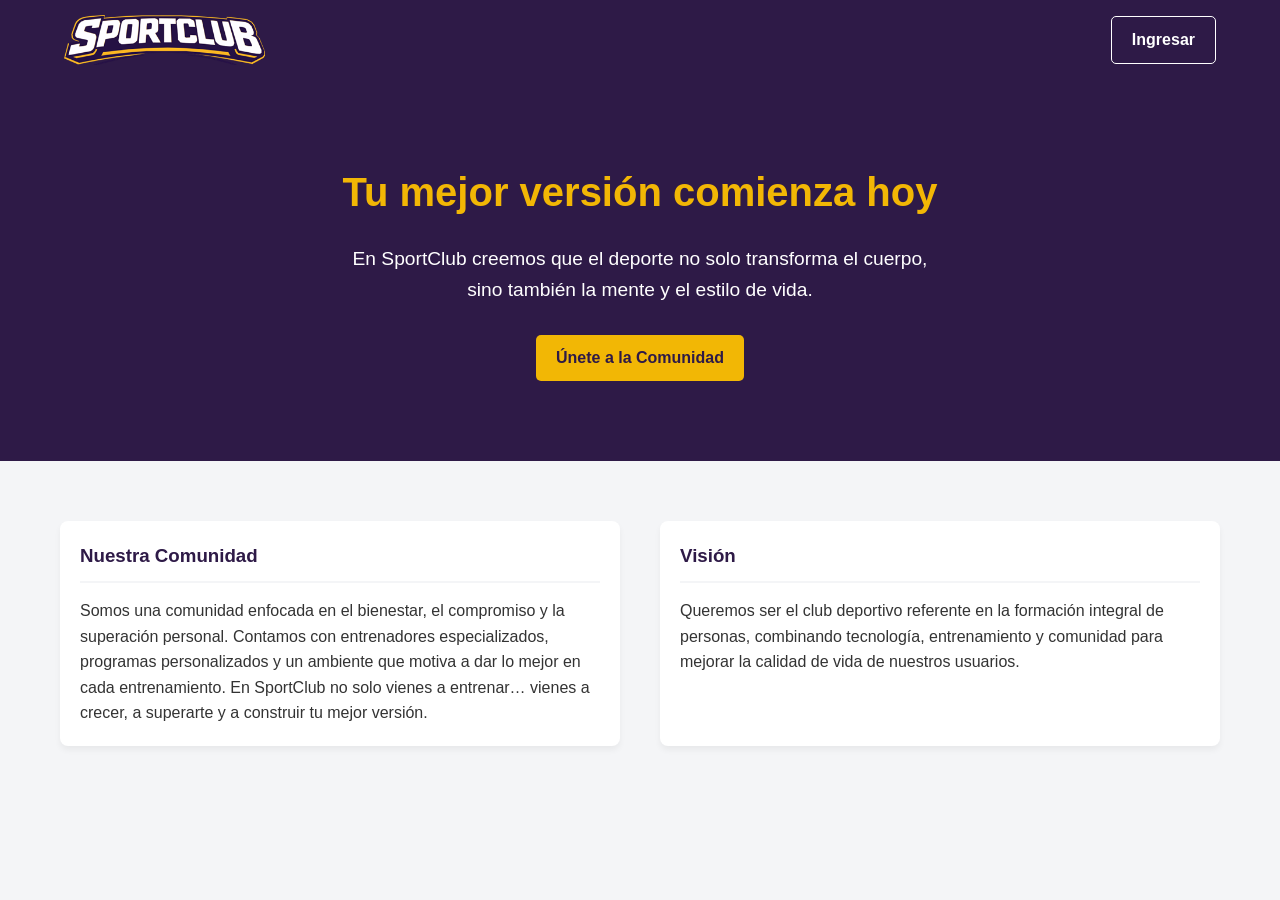
<file: index.html>
<!DOCTYPE html>
<html lang="es">
<head>
    <meta charset="UTF-8">
    <meta name="viewport" content="width=device-width, initial-scale=1.0">
    <title>SportClub - Tu mejor versión</title>
    <link rel="stylesheet" href="styles.css">
</head>
<body>
    <header class="header">
        <img src="logo.png" alt="SportClub Logo">
        <div>
            <a href="login.html" class="btn btn-outline">Ingresar</a>
        </div>
    </header>

    <main>
        <section style="background-color: var(--primary); color: white; padding: 80px 20px; text-align: center;">
            <h1 style="color: var(--accent); margin-bottom: 20px; font-size: 2.5rem;">Tu mejor versión comienza hoy</h1>
            <p style="max-width: 600px; margin: 0 auto 30px; font-size: 1.2rem;">
                En SportClub creemos que el deporte no solo transforma el cuerpo, sino también la mente y el estilo de vida.
            </p>
            <a href="login.html" class="btn">Únete a la Comunidad</a>
        </section>

        <section class="container" style="display: grid; grid-template-columns: 1fr 1fr; gap: 40px; margin-top: 40px;">
            <div class="card">
                <h3>Nuestra Comunidad</h3>
                <p>Somos una comunidad enfocada en el bienestar, el compromiso y la superación personal. Contamos con entrenadores especializados, programas personalizados y un ambiente que motiva a dar lo mejor en cada entrenamiento. En SportClub no solo vienes a entrenar… vienes a crecer, a superarte y a construir tu mejor versión.</p>
            </div>
            <div class="card">
                <h3>Visión</h3>
                <p>Queremos ser el club deportivo referente en la formación integral de personas, combinando tecnología, entrenamiento y comunidad para mejorar la calidad de vida de nuestros usuarios.</p>
            </div>
        </section>
    </main>
</body>
</html>
</file>
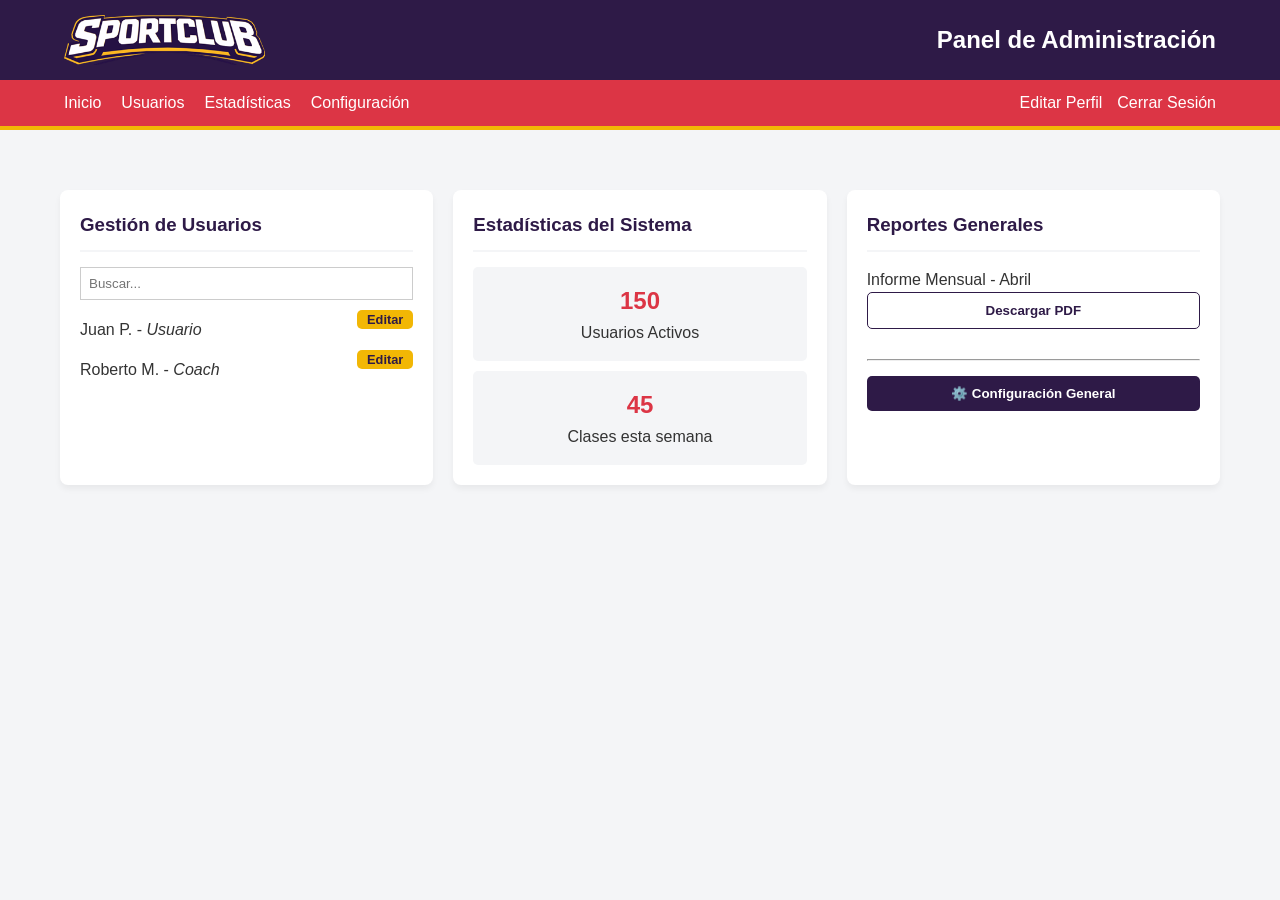
<file: dashboard-admin.html>
<!DOCTYPE html>
<html lang="es">
<head>
    <meta charset="UTF-8">
    <title>Dashboard Admin - SportClub</title>
    <link rel="stylesheet" href="styles.css">
</head>
<body>
    <header class="header">
        <img src="logo.png" alt="SportClub">
        <h2>Panel de Administración</h2>
    </header>
    
    <nav class="navbar nav-admin">
        <div class="nav-links">
            <a href="#">Inicio</a>
            <a href="#">Usuarios</a>
            <a href="#">Estadísticas</a>
            <a href="#">Configuración</a>
        </div>
        <div class="nav-actions">
            <a href="#">Editar Perfil</a>
            <a href="index.html">Cerrar Sesión</a>
        </div>
    </nav>

    <main class="container">
        <div class="dashboard-grid">
            <div class="card">
                <h3>Gestión de Usuarios</h3>
                <input type="text" placeholder="Buscar..." style="width: 100%; padding: 8px; margin-bottom: 10px; border: 1px solid #ccc;">
                <ul style="line-height: 2.5;">
                    <li>Juan P. - <em>Usuario</em> <button class="btn" style="padding: 2px 10px; font-size: 0.8em; float: right;">Editar</button></li>
                    <li>Roberto M. - <em>Coach</em> <button class="btn" style="padding: 2px 10px; font-size: 0.8em; float: right;">Editar</button></li>
                </ul>
            </div>

            <div class="card">
                <h3>Estadísticas del Sistema</h3>
                <div style="background: var(--bg-light); padding: 15px; border-radius: 5px; margin-bottom: 10px; text-align: center;">
                    <h2 style="color: var(--theme-admin);">150</h2>
                    <p>Usuarios Activos</p>
                </div>
                <div style="background: var(--bg-light); padding: 15px; border-radius: 5px; text-align: center;">
                    <h2 style="color: var(--theme-admin);">45</h2>
                    <p>Clases esta semana</p>
                </div>
            </div>

            <div class="card">
                <h3>Reportes Generales</h3>
                <p>Informe Mensual - Abril</p>
                <button class="btn btn-outline" style="color:var(--primary); border-color:var(--primary); width: 100%; margin-bottom: 15px;">Descargar PDF</button>
                
                <hr style="margin: 15px 0;">
                <button class="btn btn-primary" style="width: 100%;">⚙️ Configuración General</button>
            </div>
        </div>
    </main>
</body>
</html>
</file>
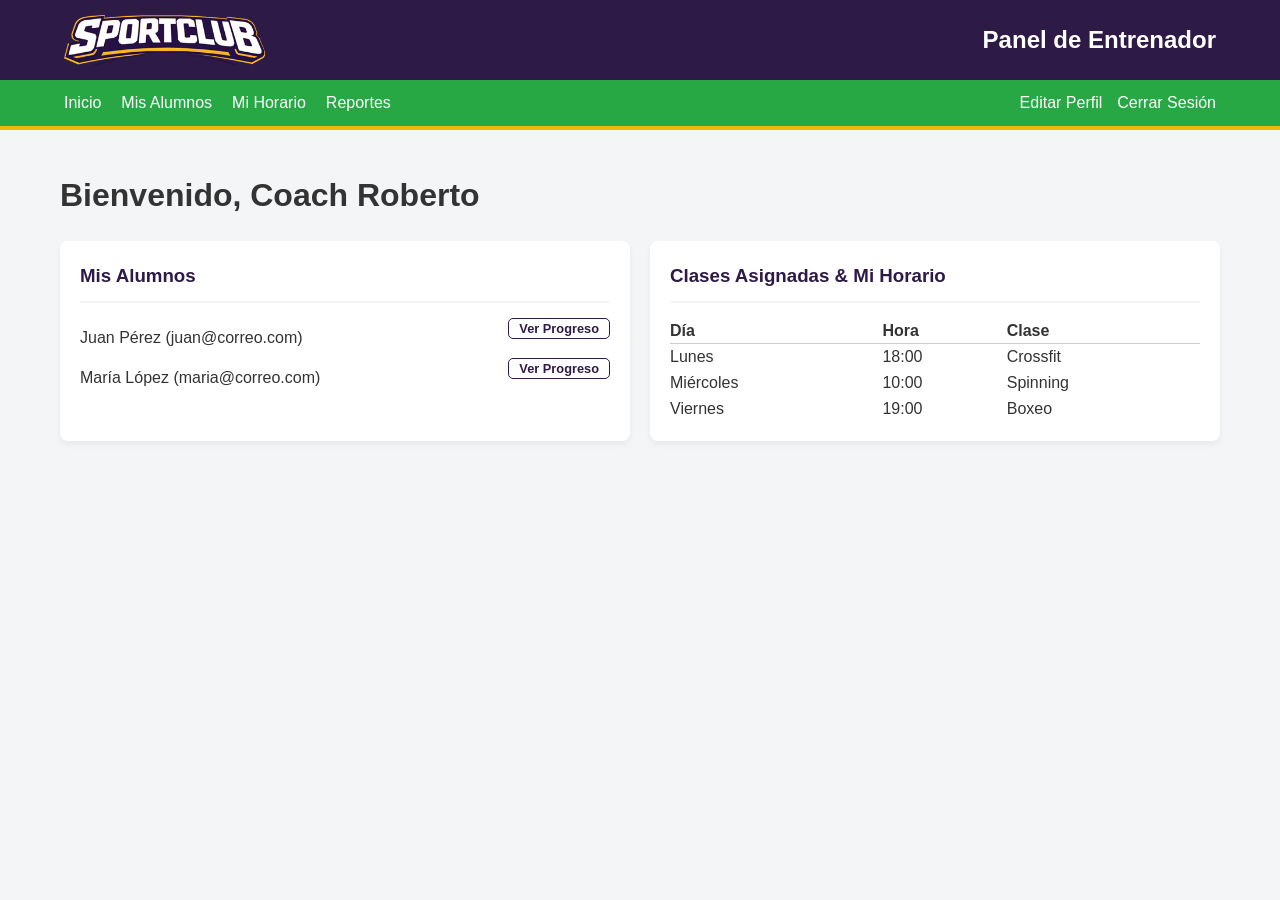
<file: dashboard-coach.html>
<!DOCTYPE html>
<html lang="es">
<head>
    <meta charset="UTF-8">
    <title>Dashboard Coach - SportClub</title>
    <link rel="stylesheet" href="styles.css">
</head>
<body>
    <header class="header">
        <img src="logo.png" alt="SportClub">
        <h2>Panel de Entrenador</h2>
    </header>
    
    <nav class="navbar nav-coach">
        <div class="nav-links">
            <a href="#">Inicio</a>
            <a href="#">Mis Alumnos</a>
            <a href="#">Mi Horario</a>
            <a href="#">Reportes</a>
        </div>
        <div class="nav-actions">
            <a href="#">Editar Perfil</a>
            <a href="index.html">Cerrar Sesión</a>
        </div>
    </nav>

    <main class="container">
        <h1>Bienvenido, Coach Roberto</h1>
        
        <div class="dashboard-grid">
            <div class="card">
                <h3>Mis Alumnos</h3>
                <ul style="line-height: 2.5;">
                    <li>Juan Pérez (juan@correo.com) <button class="btn btn-outline" style="color:var(--primary); border-color:var(--primary); padding: 2px 10px; font-size: 0.8em; float: right;">Ver Progreso</button></li>
                    <li>María López (maria@correo.com) <button class="btn btn-outline" style="color:var(--primary); border-color:var(--primary); padding: 2px 10px; font-size: 0.8em; float: right;">Ver Progreso</button></li>
                </ul>
            </div>

            <div class="card">
                <h3>Clases Asignadas & Mi Horario</h3>
                <table style="width: 100%; text-align: left; border-collapse: collapse; margin-top: 10px;">
                    <tr style="border-bottom: 1px solid #ccc;">
                        <th>Día</th><th>Hora</th><th>Clase</th>
                    </tr>
                    <tr><td>Lunes</td><td>18:00</td><td>Crossfit</td></tr>
                    <tr><td>Miércoles</td><td>10:00</td><td>Spinning</td></tr>
                    <tr><td>Viernes</td><td>19:00</td><td>Boxeo</td></tr>
                </table>
            </div>
        </div>
    </main>
</body>
</html>
</file>
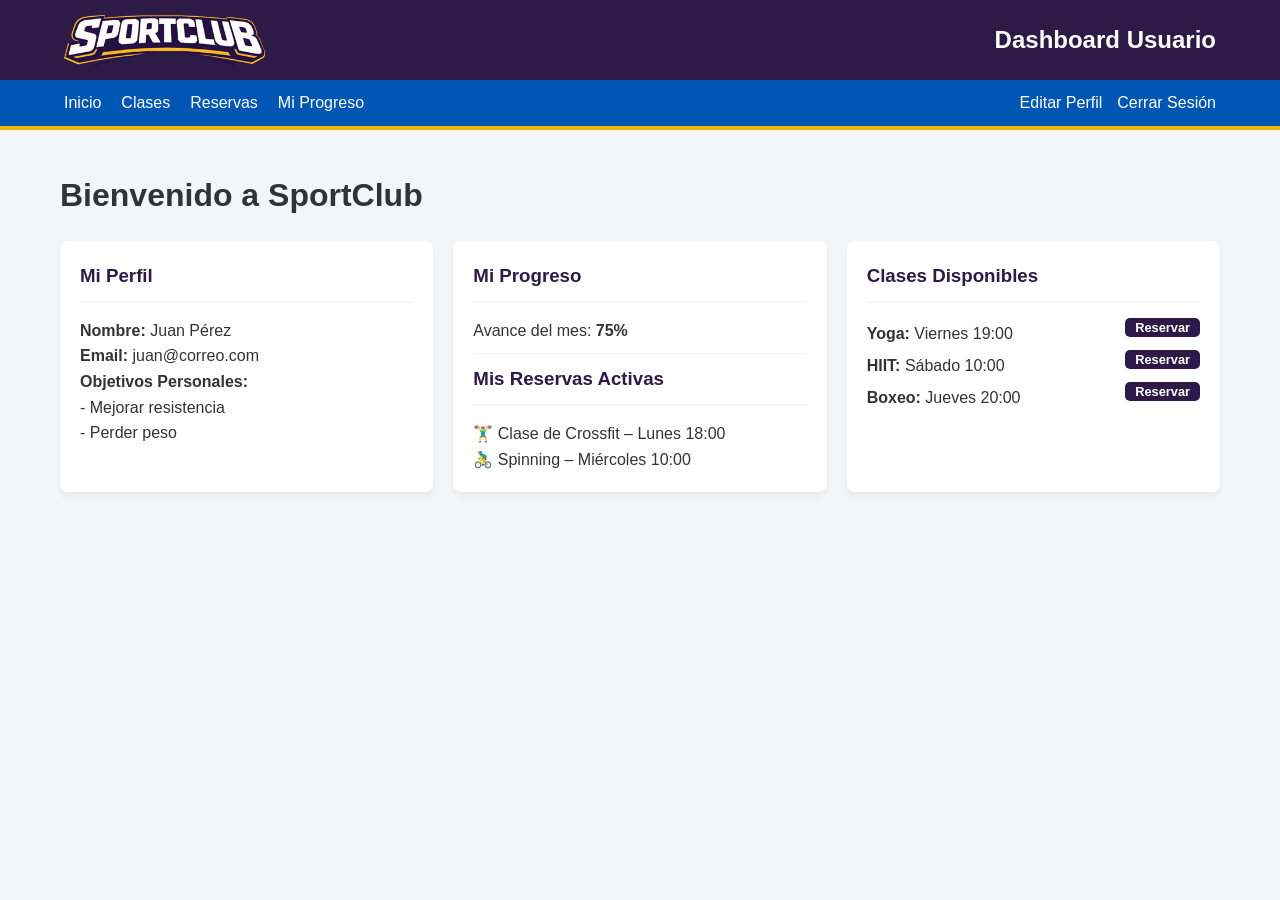
<file: dashboard-user.html>
<!DOCTYPE html>
<html lang="es">
<head>
    <meta charset="UTF-8">
    <title>Dashboard Usuario - SportClub</title>
    <link rel="stylesheet" href="styles.css">
</head>
<body>
    <header class="header">
        <img src="logo.png" alt="SportClub">
        <h2>Dashboard Usuario</h2>
    </header>
    
    <nav class="navbar nav-user">
        <div class="nav-links">
            <a href="#">Inicio</a>
            <a href="#">Clases</a>
            <a href="#">Reservas</a>
            <a href="#">Mi Progreso</a>
        </div>
        <div class="nav-actions">
            <a href="#">Editar Perfil</a>
            <a href="index.html">Cerrar Sesión</a>
        </div>
    </nav>

    <main class="container">
        <h1>Bienvenido a SportClub</h1>
        
        <div class="dashboard-grid">
            <div class="card">
                <h3>Mi Perfil</h3>
                <p><strong>Nombre:</strong> Juan Pérez</p>
                <p><strong>Email:</strong> juan@correo.com</p>
                <p><strong>Objetivos Personales:</strong></p>
                <ul>
                    <li>- Mejorar resistencia</li>
                    <li>- Perder peso</li>
                </ul>
            </div>

            <div class="card">
                <h3>Mi Progreso</h3>
                <p>Avance del mes: <strong>75%</strong></p>
                <hr style="margin: 10px 0; border: 0; border-top: 1px solid #eee;">
                <h3>Mis Reservas Activas</h3>
                <ul>
                    <li>🏋️‍♂️ Clase de Crossfit – Lunes 18:00</li>
                    <li>🚴‍♂️ Spinning – Miércoles 10:00</li>
                </ul>
            </div>

            <div class="card">
                <h3>Clases Disponibles</h3>
                <ul style="line-height: 2;">
                    <li><strong>Yoga:</strong> Viernes 19:00 <button class="btn btn-primary" style="padding: 2px 10px; font-size: 0.8em; float: right;">Reservar</button></li>
                    <li><strong>HIIT:</strong> Sábado 10:00 <button class="btn btn-primary" style="padding: 2px 10px; font-size: 0.8em; float: right;">Reservar</button></li>
                    <li><strong>Boxeo:</strong> Jueves 20:00 <button class="btn btn-primary" style="padding: 2px 10px; font-size: 0.8em; float: right;">Reservar</button></li>
                </ul>
            </div>
        </div>
    </main>
</body>
</html>
</file>
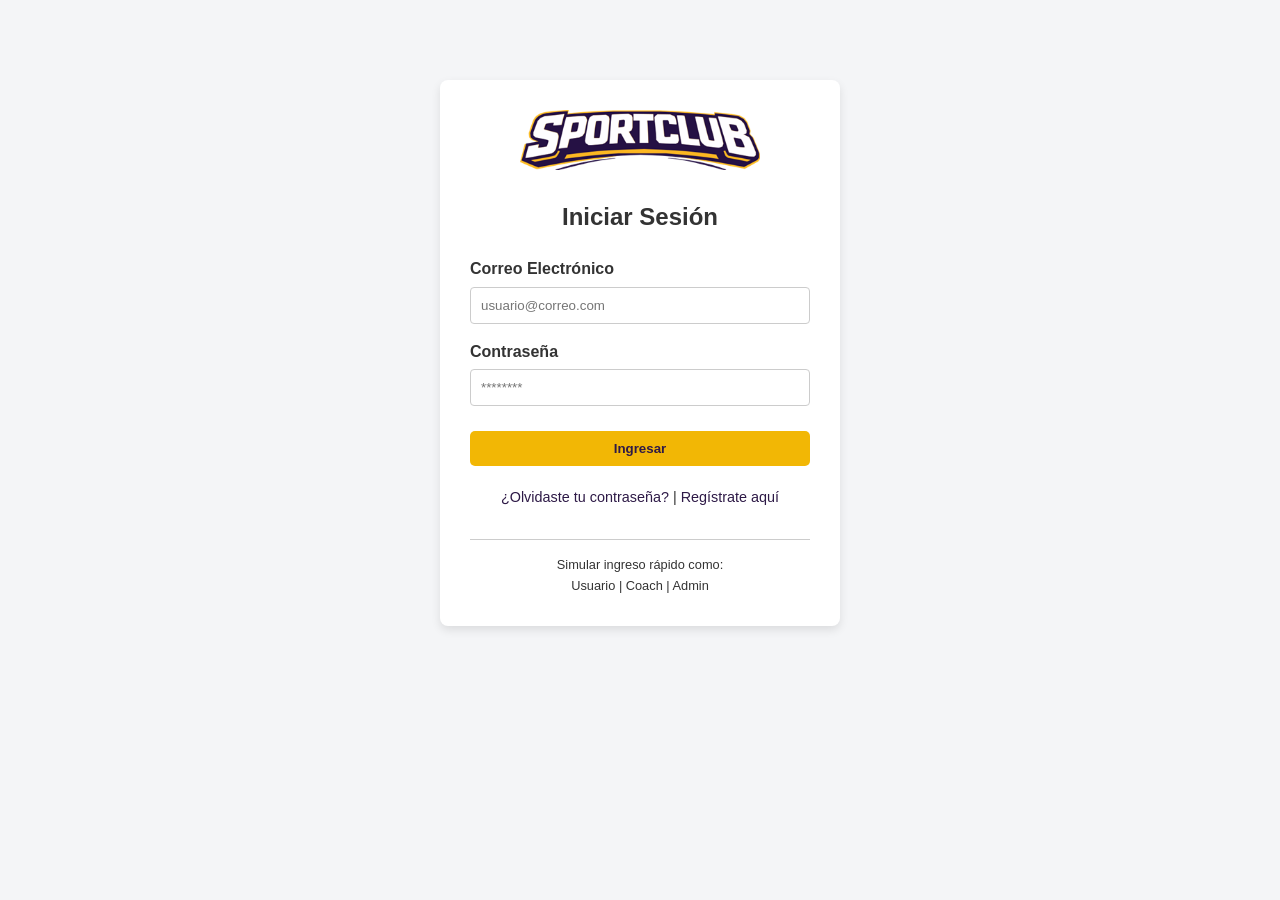
<file: login.html>
<!DOCTYPE html>
<html lang="es">
<head>
    <meta charset="UTF-8">
    <meta name="viewport" content="width=device-width, initial-scale=1.0">
    <title>Login - SportClub</title>
    <link rel="stylesheet" href="styles.css">
</head>
<body>
    <div class="auth-container">
        <img src="logo.png" alt="SportClub Logo" style="height: 60px; margin-bottom: 20px;">
        
        <h2>Iniciar Sesión</h2>
        
        <form action="dashboard-user.html" style="margin-top: 20px;">
            <div class="form-group">
                <label>Correo Electrónico</label>
                <input type="email" placeholder="usuario@correo.com" required>
            </div>
            <div class="form-group">
                <label>Contraseña</label>
                <input type="password" placeholder="********" required>
            </div>
            <button type="submit" class="btn" style="width: 100%; margin-top: 10px;">Ingresar</button>
        </form>
        
        <div style="margin-top: 20px; font-size: 0.9em;">
            <a href="recuperar.html" style="color: var(--primary);">¿Olvidaste tu contraseña?</a> | 
            <a href="registro.html" style="color: var(--primary);">Regístrate aquí</a>
        </div>
        
        <div style="margin-top: 30px; border-top: 1px solid #ccc; padding-top: 15px; font-size: 0.8em;">
            <p>Simular ingreso rápido como:</p>
            <a href="dashboard-user.html">Usuario</a> | 
            <a href="dashboard-coach.html">Coach</a> | 
            <a href="dashboard-admin.html">Admin</a>
        </div>
    </div>
</body>
</html>
</file>
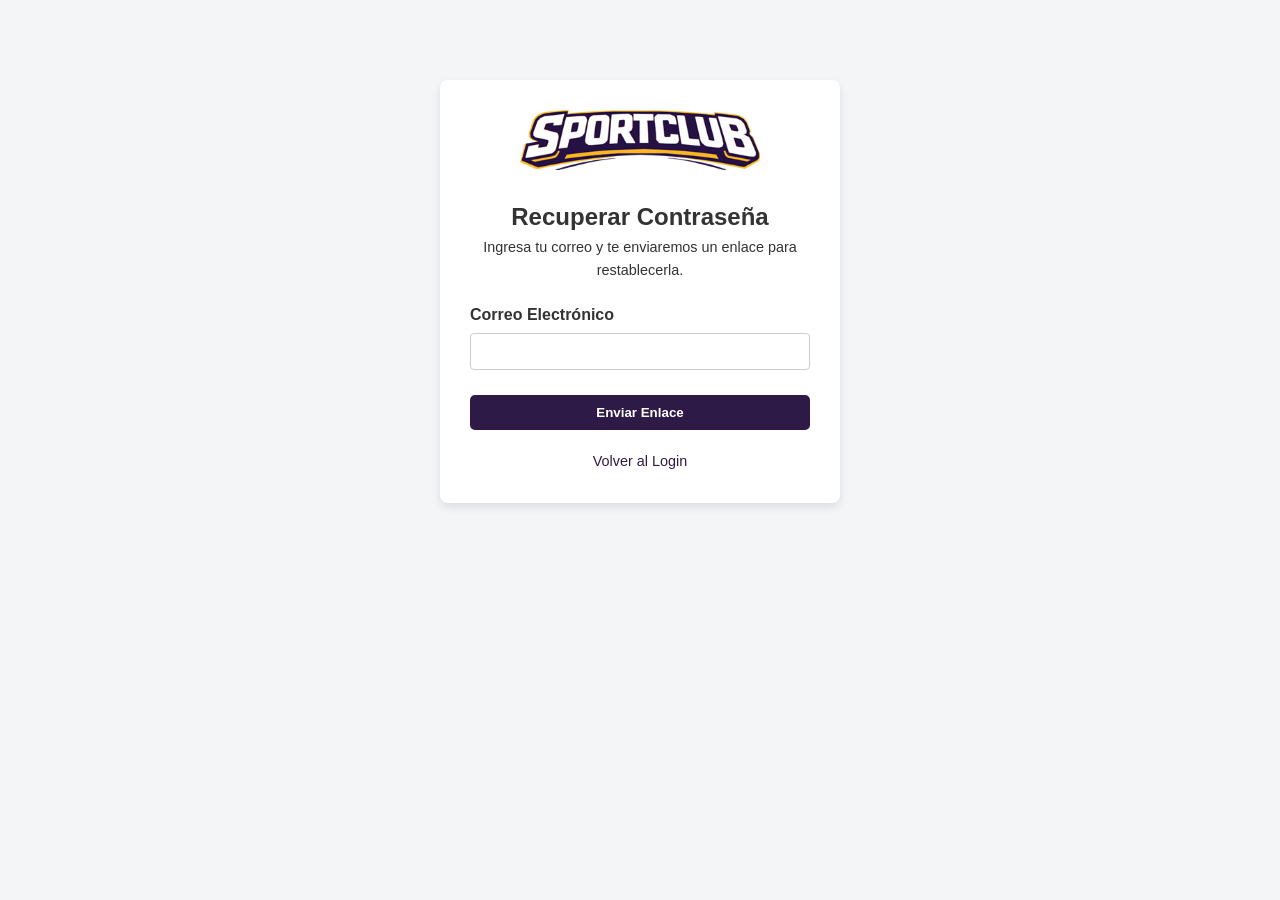
<file: recuperar.html>
<!DOCTYPE html>
<html lang="es">
<head>
    <meta charset="UTF-8">
    <title>Recuperar Contraseña - SportClub</title>
    <link rel="stylesheet" href="styles.css">
</head>
<body>
    <div class="auth-container">
        <img src="logo.png" alt="SportClub Logo" style="height: 60px; margin-bottom: 20px;">
        <h2>Recuperar Contraseña</h2>
        <p style="font-size: 0.9em; margin-bottom: 20px;">Ingresa tu correo y te enviaremos un enlace para restablecerla.</p>
        <form action="login.html">
            <div class="form-group">
                <label>Correo Electrónico</label>
                <input type="email" required>
            </div>
            <button type="submit" class="btn btn-primary" style="width: 100%; margin-top: 10px;">Enviar Enlace</button>
        </form>
        <div style="margin-top: 20px; font-size: 0.9em;">
            <a href="login.html" style="color: var(--primary);">Volver al Login</a>
        </div>
    </div>
</body>
</html>
</file>
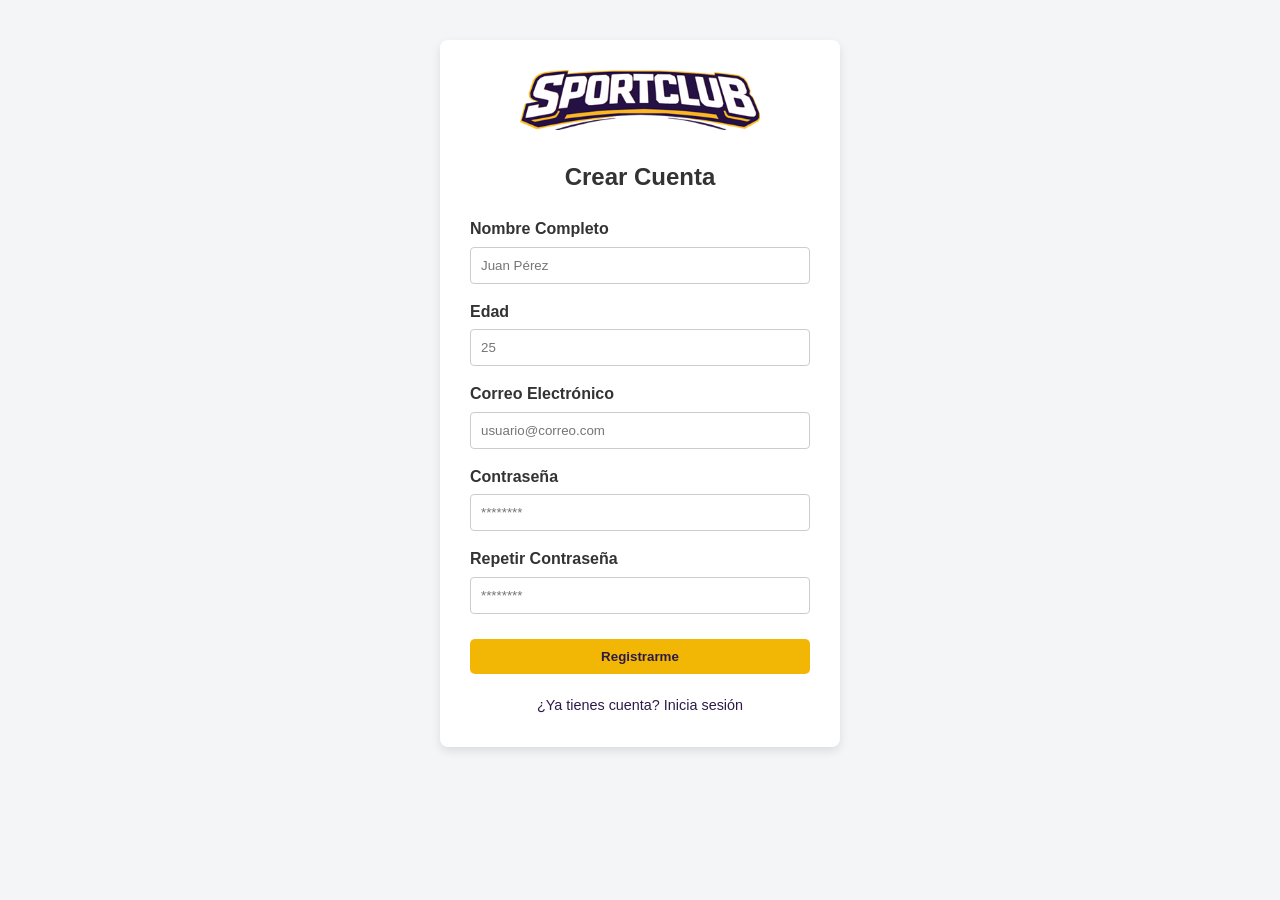
<file: registro.html>
<!DOCTYPE html>
<html lang="es">
<head>
    <meta charset="UTF-8">
    <meta name="viewport" content="width=device-width, initial-scale=1.0">
    <title>Registro - SportClub</title>
    <link rel="stylesheet" href="styles.css">
</head>
<body>
    <div class="auth-container" style="margin-top: 40px;">
        <img src="logo.png" alt="SportClub Logo" style="height: 60px; margin-bottom: 20px;">
        
        <h2>Crear Cuenta</h2>
        
        <form action="login.html" style="margin-top: 20px;">
            <div class="form-group">
                <label>Nombre Completo</label>
                <input type="text" placeholder="Juan Pérez" required>
            </div>
            
            <div class="form-group">
                <label>Edad</label>
                <input type="number" placeholder="25" min="12" max="100" required>
            </div>
            
            <div class="form-group">
                <label>Correo Electrónico</label>
                <input type="email" placeholder="usuario@correo.com" required>
            </div>
            
            <div class="form-group">
                <label>Contraseña</label>
                <input type="password" placeholder="********" required>
            </div>
            
            <div class="form-group">
                <label>Repetir Contraseña</label>
                <input type="password" placeholder="********" required>
            </div>
            
            <button type="submit" class="btn" style="width: 100%; margin-top: 10px;">Registrarme</button>
        </form>
        
        <div style="margin-top: 20px; font-size: 0.9em;">
            <a href="login.html" style="color: var(--primary);">¿Ya tienes cuenta? Inicia sesión</a>
        </div>
    </div>
</body>
</html>
</file>
<file: styles.css>
/* styles.css */
:root {
    /* Colores Corporativos */
    --primary: #2E1A47; /* Morado oscuro */
    --accent: #F2B705;  /* Amarillo / dorado */
    --white: #FFFFFF;
    --bg-light: #F4F5F7;
    --text-dark: #333333;
    --text-muted: #666666;
    
    /* Colores de Perfiles */
    --theme-user: #0056b3; /* Azul */
    --theme-coach: #28a745; /* Verde */
    --theme-admin: #dc3545; /* Rojo */
}

* {
    margin: 0;
    padding: 0;
    box-sizing: border-box;
    font-family: 'Segoe UI', Tahoma, Geneva, Verdana, sans-serif;
}

body {
    background-color: var(--bg-light);
    color: var(--text-dark);
    line-height: 1.6;
}

/* Tipografía y Enlaces */
a { text-decoration: none; color: inherit; }
ul { list-style: none; }

/* Botones */
.btn {
    display: inline-block;
    padding: 10px 20px;
    background-color: var(--accent);
    color: var(--primary);
    font-weight: bold;
    border: none;
    border-radius: 5px;
    cursor: pointer;
    text-align: center;
    transition: background 0.3s;
}
.btn:hover { background-color: #d4a004; }
.btn-primary { background-color: var(--primary); color: var(--white); }
.btn-primary:hover { background-color: #1a0e29; }
.btn-outline { background: transparent; border: 1px solid var(--white); color: var(--white); }

/* Navegación y Header */
.header {
    background-color: var(--primary);
    padding: 15px 5%;
    display: flex;
    justify-content: space-between;
    align-items: center;
    color: var(--white);
}
.header img { height: 50px; }

.navbar {
    display: flex;
    justify-content: space-between;
    background-color: #1a0e29;
    padding: 10px 5%;
    color: var(--white);
}
.navbar .nav-links { display: flex; gap: 20px; }
.navbar .nav-actions { display: flex; gap: 15px; }

/* Temas específicos para Dashboards */
.nav-user { background-color: var(--theme-user); border-bottom: 4px solid var(--accent); }
.nav-coach { background-color: var(--theme-coach); border-bottom: 4px solid var(--accent); }
.nav-admin { background-color: var(--theme-admin); border-bottom: 4px solid var(--accent); }

/* Contenedores Principales */
.container {
    max-width: 1200px;
    margin: 20px auto;
    padding: 20px;
}

/* Grillas para Dashboards (Basado en bocetos) */
.dashboard-grid {
    display: grid;
    grid-template-columns: repeat(auto-fit, minmax(300px, 1fr));
    gap: 20px;
    margin-top: 20px;
}

.card {
    background-color: var(--white);
    padding: 20px;
    border-radius: 8px;
    box-shadow: 0 4px 6px rgba(0,0,0,0.05);
}
.card h3 {
    margin-bottom: 15px;
    color: var(--primary);
    border-bottom: 2px solid var(--bg-light);
    padding-bottom: 10px;
}

/* Formularios */
.auth-container {
    max-width: 400px;
    margin: 80px auto;
    background: var(--white);
    padding: 30px;
    border-radius: 8px;
    box-shadow: 0 4px 10px rgba(0,0,0,0.1);
    text-align: center;
}
.form-group {
    margin-bottom: 15px;
    text-align: left;
}
.form-group label { display: block; margin-bottom: 5px; font-weight: bold; }
.form-group input {
    width: 100%; padding: 10px;
    border: 1px solid #ccc; border-radius: 4px;
}
</file>
